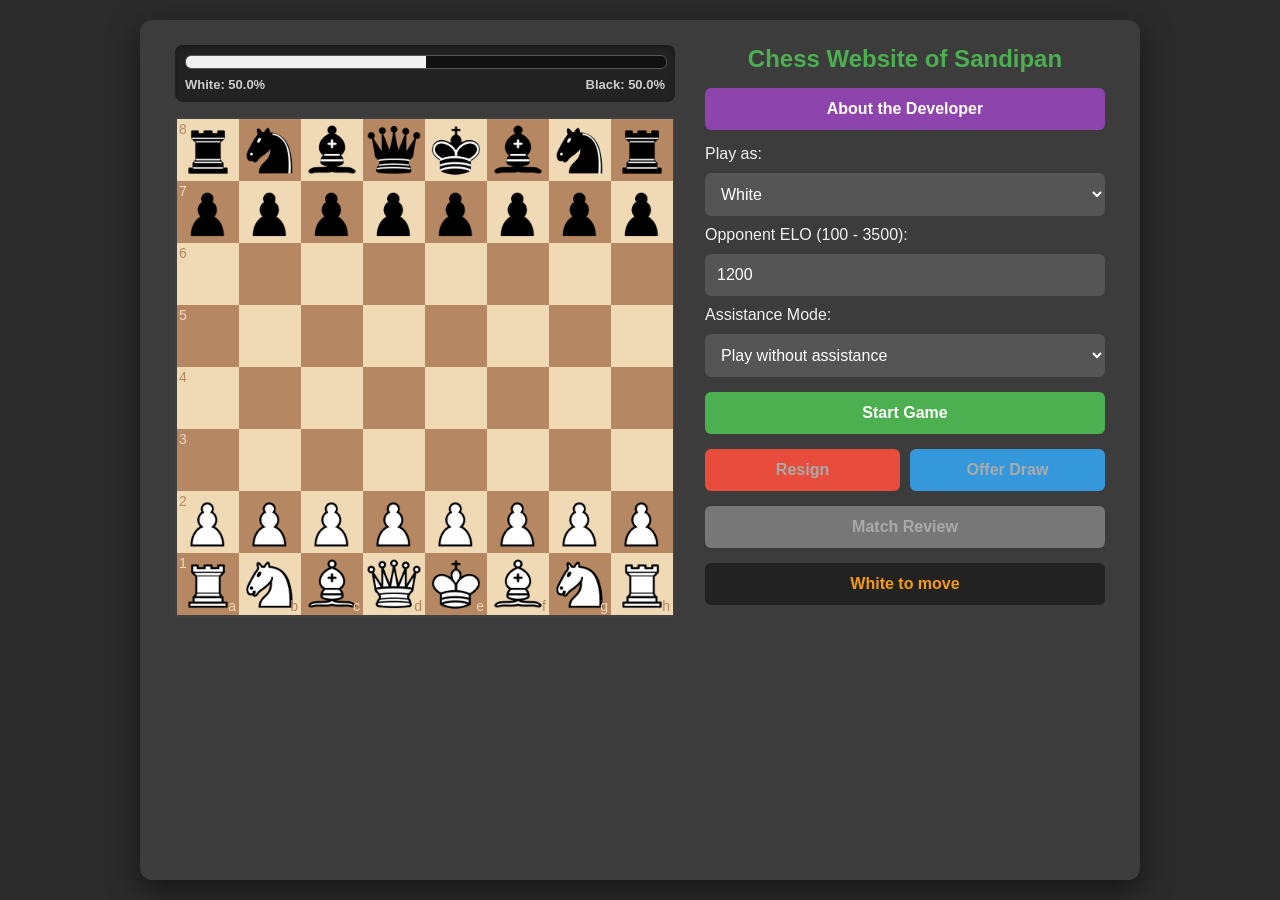
<file: index.html>
<!DOCTYPE html>
<html lang="en">
<head>
    <meta charset="UTF-8">
    <meta name="viewport" content="width=device-width, initial-scale=1.0, maximum-scale=1.0, user-scalable=no">
    <title>Chess Website of Sandipan</title>
    <link rel="stylesheet" href="chessboard-1.0.0.css">
    <link rel="stylesheet" href="style.css">
</head>
<body>
    <div class="container">
        <!-- Left Panel: Chessboard & Probabilities -->
        <div class="board-container">
            <div id="eval-container">
                <div id="eval-bar">
                    <div id="eval-fill" style="width: 50.0%;"></div>
                </div>
                <div class="eval-labels">
                    <span id="win-prob-white">White: 50.0%</span>
                    <span id="win-prob-black">Black: 50.0%</span>
                </div>
            </div>

            <div class="board-panel">
                <div id="board"></div>
                <!-- Scalable SVG overlay for arrows -->
                <svg id="arrow-svg" viewBox="0 0 500 500" preserveAspectRatio="xMidYMid meet"></svg>
            </div>
        </div>

        <!-- Right Panel: Controls -->
        <div class="control-panel">
            <div id="game-setup-page">
                <h1>Chess Website of Sandipan</h1>
                
                <a href="developer.html" class="dev-link-btn" target="_blank">About the Developer</a>
                
                <div class="settings" style="margin-top: 15px;">
                    <label>Play as:</label>
                    <select id="player-color">
                        <option value="w" selected>White</option>
                        <option value="b">Black</option>
                    </select>

                    <label>Opponent ELO (100 - 3500):</label>
                    <input type="number" id="elo" value="1200" min="100" max="3500">
                    
                    <label>Assistance Mode:</label>
                    <select id="assistance">
                        <option value="on">Play with assistance</option>
                        <option value="off" selected>Play without assistance</option>
                    </select>

                    <button id="start-btn">Start Game</button>
                    
                    <div class="action-buttons">
                        <button id="resign-btn" class="btn-resign" disabled>Resign</button>
                        <button id="draw-btn" class="btn-draw" disabled>Offer Draw</button>
                    </div>

                    <button id="review-btn" disabled>Match Review</button>
                </div>

                <div id="status" style="margin-top: 15px;">Status: Waiting to start...</div>
            </div>
        </div>
    </div>

    <!-- Core Scripts -->
    <script src="jquery-3.5.1.js"></script>
    <script src="chessboard-1.0.0.js"></script>
    <script src="chess.js"></script>
    <script src="script.js"></script>
</body>
</html>
</file>
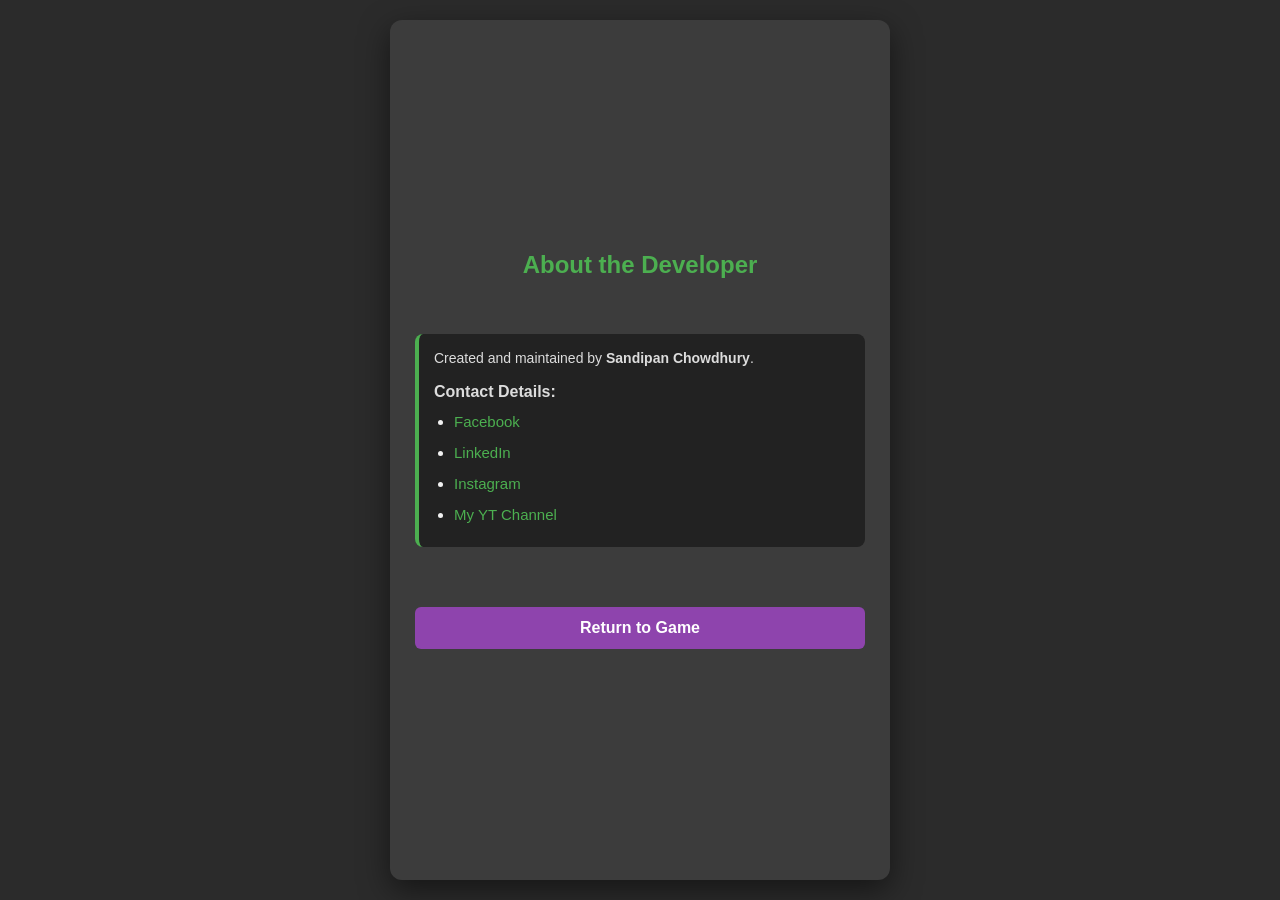
<file: developer.html>
<!DOCTYPE html>
<html lang="en">
<head>
    <meta charset="UTF-8">
    <meta name="viewport" content="width=device-width, initial-scale=1.0, maximum-scale=1.0, user-scalable=no">
    <title>About the Developer - Sandipan Chowdhury</title>
    <link rel="stylesheet" href="style.css">
</head>
<body>
    <div class="container" style="flex-direction: column; align-items: center; max-width: 500px; margin: 0 auto; width: 100%; box-sizing: border-box;">
        <h1>About the Developer</h1>
        
        <div class="creator-info" style="width: 100%; margin-top: 25px;">
            <div class="creator-profile">
                <div class="creator-text">
                    <p>Created and maintained by <strong>Sandipan Chowdhury</strong>.</p>
                    <p style="margin-top: 12px; font-weight: bold; font-size: 16px;">Contact Details:</p>
                    <ul style="line-height: 1.8; font-size: 15px;">
                        <li><a href="https://facebook.com/profile.php?id=61572271322559" target="_blank">Facebook</a></li>
                        <li><a href="https://linkedin.com/in/sandipan-chowdhury-463636403" target="_blank">LinkedIn</a></li>
                        <li><a href="https://instagram.com/legend_sandy_789" target="_blank">Instagram</a></li>
                        <li><a href="https://youtube.com/@lgnd-sndy-plays-games" target="_blank">My YT Channel</a></li>
                    </ul>
                </div>
            </div>
        </div>
        
        <a href="index.html" class="dev-link-btn" style="width: 100%; margin-top: 30px;">Return to Game</a>
    </div>
</body>
</html>
</file>
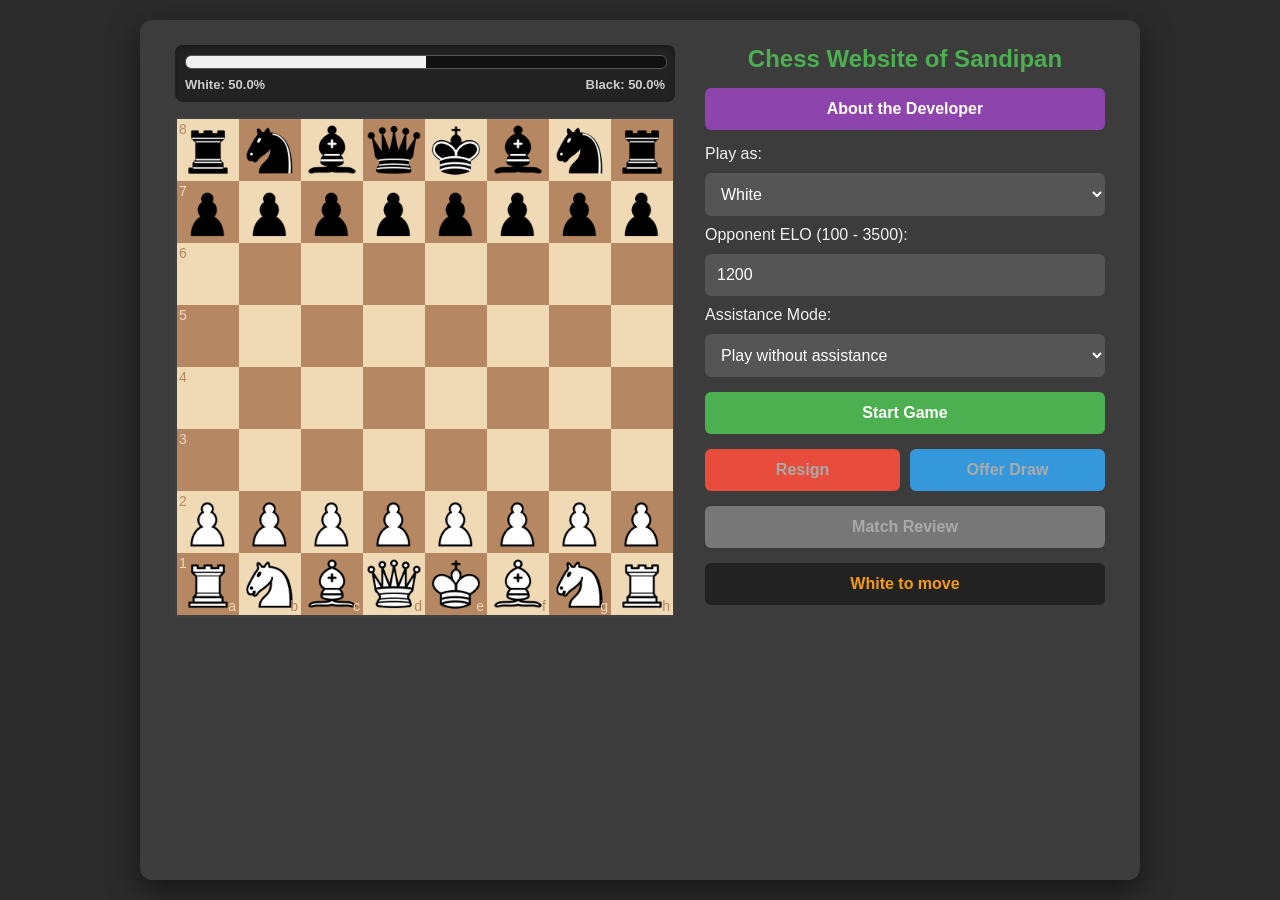
<file: review.html>
<!DOCTYPE html>
<html lang="en">
<head>
    <meta charset="UTF-8">
    <meta name="viewport" content="width=device-width, initial-scale=1.0, maximum-scale=1.0, user-scalable=no">
    <title>Match Review - Chess Website of Sandipan</title>
    <link rel="stylesheet" href="chessboard-1.0.0.css">
    <link rel="stylesheet" href="style.css">
</head>
<body>
    <div class="container">
        <!-- Left Panel: Chessboard -->
        <div class="board-container">
            <div class="board-panel">
                <div id="board"></div>
                <svg id="arrow-svg" viewBox="0 0 500 500" preserveAspectRatio="xMidYMid meet"></svg>
            </div>
        </div>

        <!-- Right Panel: Review Details -->
        <div class="control-panel">
            <div id="review-play-page">
                <h1>Match Review</h1>
                
                <div id="review-loading">
                    <p style="text-align:center; margin-top: 40px; font-size: 18px;">
                        Analyzing match...<br>0%
                    </p>
                </div>

                <div id="review-play-content" class="hidden">
                    <div class="review-stats stats">
                        <!-- Stat block injected here -->
                    </div>

                    <div class="review-move-card">
                        <span id="review-move-badge" class="badge"></span>
                        <h2 id="review-move-title">Move Name</h2>
                        <p id="review-move-desc">Explanation goes here.</p>
                    </div>

                    <div class="review-nav-buttons">
                        <button id="btn-prev-move">Previous Move</button>
                        <button id="btn-next-move">Next Move</button>
                    </div>
                    
                    <button id="btn-exit-review" class="btn-resign" style="width: 100%; margin-top: 20px;">Exit Review</button>
                </div>
            </div>
        </div>
    </div>

    <!-- Core Scripts -->
    <script src="jquery-3.5.1.js"></script>
    <script src="chessboard-1.0.0.js"></script>
    <script src="chess.js"></script>
    <script src="review.js"></script>
</body>
</html>
</file>
<file: chessboard-1.0.0.css>
/*! chessboard.js v1.0.0 | (c) 2019 Chris Oakman | MIT License chessboardjs.com/license */

.clearfix-7da63 {
  clear: both;
}

.board-b72b1 {
  border: 2px solid #404040;
  box-sizing: content-box;
}

.square-55d63 {
  float: left;
  position: relative;

  /* disable any native browser highlighting */
  -webkit-touch-callout: none;
    -webkit-user-select: none;
     -khtml-user-select: none;
       -moz-user-select: none;
        -ms-user-select: none;
            user-select: none;
}

.white-1e1d7 {
  background-color: #f0d9b5;
  color: #b58863;
}

.black-3c85d {
  background-color: #b58863;
  color: #f0d9b5;
}

.highlight1-32417, .highlight2-9c5d2 {
  box-shadow: inset 0 0 3px 3px yellow;
}

.notation-322f9 {
  cursor: default;
  font-family: "Helvetica Neue", Helvetica, Arial, sans-serif;
  font-size: 14px;
  position: absolute;
}

.alpha-d2270 {
  bottom: 1px;
  right: 3px;
}

.numeric-fc462 {
  top: 2px;
  left: 2px;
}
</file>
<file: style.css>
/* Base Reset & Typography */
body {
    font-family: 'Segoe UI', Tahoma, Geneva, Verdana, sans-serif;
    background-color: #2b2b2b;
    color: #f1f1f1;
    display: flex;
    justify-content: center;
    padding: 20px;
    margin: 0;
    min-height: 100vh;
    box-sizing: border-box;
}

/* Fluid Adaptive Container */
.container {
    display: flex;
    flex-wrap: wrap; /* Allows stacking on small screens */
    gap: 30px;
    background: #3c3c3c;
    padding: 25px;
    border-radius: 12px;
    box-shadow: 0 10px 30px rgba(0,0,0,0.5);
    width: 100%;
    max-width: 1000px; /* Caps size on 4K/Smart TVs */
    justify-content: center;
    box-sizing: border-box;
}

/* Left Panel - Chessboard */
.board-container {
    display: flex;
    flex-direction: column;
    gap: 15px;
    width: 100%;
    max-width: 500px;
    flex: 1 1 300px; /* Allows fluid shrinking/growing */
}

/* Evaluation Bar */
#eval-container {
    width: 100%;
    background: #222;
    padding: 10px;
    border-radius: 8px;
    box-shadow: inset 0 2px 4px rgba(0,0,0,0.3);
    box-sizing: border-box;
}

#eval-bar {
    width: 100%;
    height: 12px;
    background: #111; 
    border-radius: 6px;
    overflow: hidden;
    position: relative;
    border: 1px solid #555;
}

#eval-fill {
    height: 100%;
    width: 50%; 
    background: #f1f1f1; 
    transition: width 0.5s ease-in-out;
}

.eval-labels {
    display: flex;
    justify-content: space-between;
    margin-top: 8px;
    font-size: 13px;
    font-weight: bold;
    color: #ccc;
}

/* Board SVG Overlay */
.board-panel {
    position: relative;
    width: 100%;
}

#board {
    width: 100%; /* Adapts to .board-panel width */
}

#arrow-svg {
    position: absolute;
    top: 0;
    left: 0;
    width: 100%;
    height: 100%;
    pointer-events: none;
    z-index: 10;
}

/* Right Panel - Controls */
.control-panel {
    width: 100%;
    max-width: 400px;
    display: flex;
    flex-direction: column;
    flex: 1 1 300px;
}

h1 {
    margin-top: 0;
    margin-bottom: 0;
    font-size: 24px;
    text-align: center;
    color: #4CAF50;
}

/* Developer & Creator Profiles */
.creator-info {
    background: #222;
    padding: 15px;
    border-radius: 8px;
    font-size: 14px;
    line-height: 1.4;
    border-left: 4px solid #4CAF50;
    box-sizing: border-box;
}

.creator-profile {
    display: flex;
    align-items: center;
    gap: 15px;
}

.creator-text p { margin: 0; color: #ddd; }
.creator-text ul { margin: 5px 0 0 0; padding-left: 20px; }
.creator-text li { margin-bottom: 4px; }
.creator-text a {
    color: #4CAF50;
    text-decoration: none;
    transition: color 0.2s;
}
.creator-text a:hover { color: #81b64c; text-decoration: underline; }

.settings {
    display: flex;
    flex-direction: column;
    gap: 10px;
}

/* Touch-friendly inputs (Prevents iOS zoom and accommodates thick fingers) */
input, select, button {
    padding: 12px;
    border-radius: 6px;
    border: none;
    font-size: 16px;
    background: #555;
    color: #fff;
    box-sizing: border-box;
    width: 100%;
}

input:focus, select:focus {
    outline: 2px solid #4CAF50;
}

button {
    background-color: #4CAF50;
    cursor: pointer;
    font-weight: bold;
    margin-top: 5px;
    transition: background-color 0.2s;
}

button:disabled {
    background-color: #777;
    color: #aaa;
    cursor: not-allowed;
}

button:hover:not(:disabled) { background-color: #45a049; }

/* Custom Action Buttons */
.action-buttons {
    display: flex;
    gap: 10px;
}

.btn-resign { background-color: #e74c3c !important; }
.btn-resign:hover:not(:disabled) { background-color: #c0392b !important; }

.btn-draw { background-color: #3498db !important; }
.btn-draw:hover:not(:disabled) { background-color: #2980b9 !important; }

.dev-link-btn {
    display: block;
    background-color: #8e44ad;
    color: white;
    text-align: center;
    text-decoration: none;
    padding: 12px;
    border-radius: 6px;
    font-weight: bold;
    margin-top: 15px;
    transition: background-color 0.2s;
    font-size: 16px;
    box-sizing: border-box;
}

.dev-link-btn:hover { background-color: #732d91; }

#status {
    font-weight: bold;
    color: #f39c12;
    background: #222;
    padding: 12px;
    border-radius: 6px;
    text-align: center;
    box-sizing: border-box;
}

.hidden { display: none !important; }

/* Review Match */
#review-play-page {
    background: #2b2b2b;
    height: 100%;
    display: flex;
    flex-direction: column;
}

.review-stats { margin-top: 15px; }

.review-move-card {
    background: #222;
    padding: 20px;
    border-radius: 8px;
    margin-top: 15px;
    border: 1px solid #444;
    position: relative;
    min-height: 100px;
}

#review-move-title {
    margin: 0 0 10px 0;
    font-size: 20px;
    color: #fff;
}

#review-move-desc {
    margin: 0;
    font-size: 15px;
    color: #ccc;
    line-height: 1.5;
}

.review-nav-buttons {
    display: flex;
    gap: 10px;
    margin-top: 15px;
}

.badge {
    padding: 5px 10px;
    border-radius: 4px;
    font-size: 12px;
    font-weight: bold;
    text-transform: uppercase;
    float: right;
    color: #fff;
    margin-bottom: 5px;
}

/* Expected Points Colors */
.brilliant { background: #1b857c; border-left-color: #1b857c; }
.great     { background: #5c8bb0; border-left-color: #5c8bb0; }
.best      { background: #5ba32b; border-left-color: #5ba32b; }
.excellent { background: #81b64c; border-left-color: #81b64c; }
.good      { background: #96bc4b; border-left-color: #96bc4b; }
.book      { background: #a88865; border-left-color: #a88865; }
.inaccuracy{ background: #f0c15c; color: #000; border-left-color: #f0c15c; }
.mistake   { background: #e58f39; border-left-color: #e58f39; }
.miss      { background: #ff7769; border-left-color: #ff7769; }
.blunder   { background: #fa412d; border-left-color: #fa412d; }
.start     { background: #555; color: #fff; border-left-color: #555; }

/* Highlight for Click-to-Move Selection */
.highlight-select {
    box-shadow: inset 0 0 0 4px #f39c12 !important;
    background-color: rgba(243, 156, 18, 0.4) !important;
}

/* 📱 Media Query for Feature Phones & Small Devices (JioPhone, old Androids) */
@media (max-width: 450px) {
    body { padding: 5px; }
    .container { padding: 15px; gap: 15px; }
    h1 { font-size: 20px; }
    input, select, button, .dev-link-btn { font-size: 14px; padding: 10px; }
    .action-buttons { flex-direction: column; gap: 5px; }
    #review-move-title { font-size: 18px; clear: both;}
}
</file>
